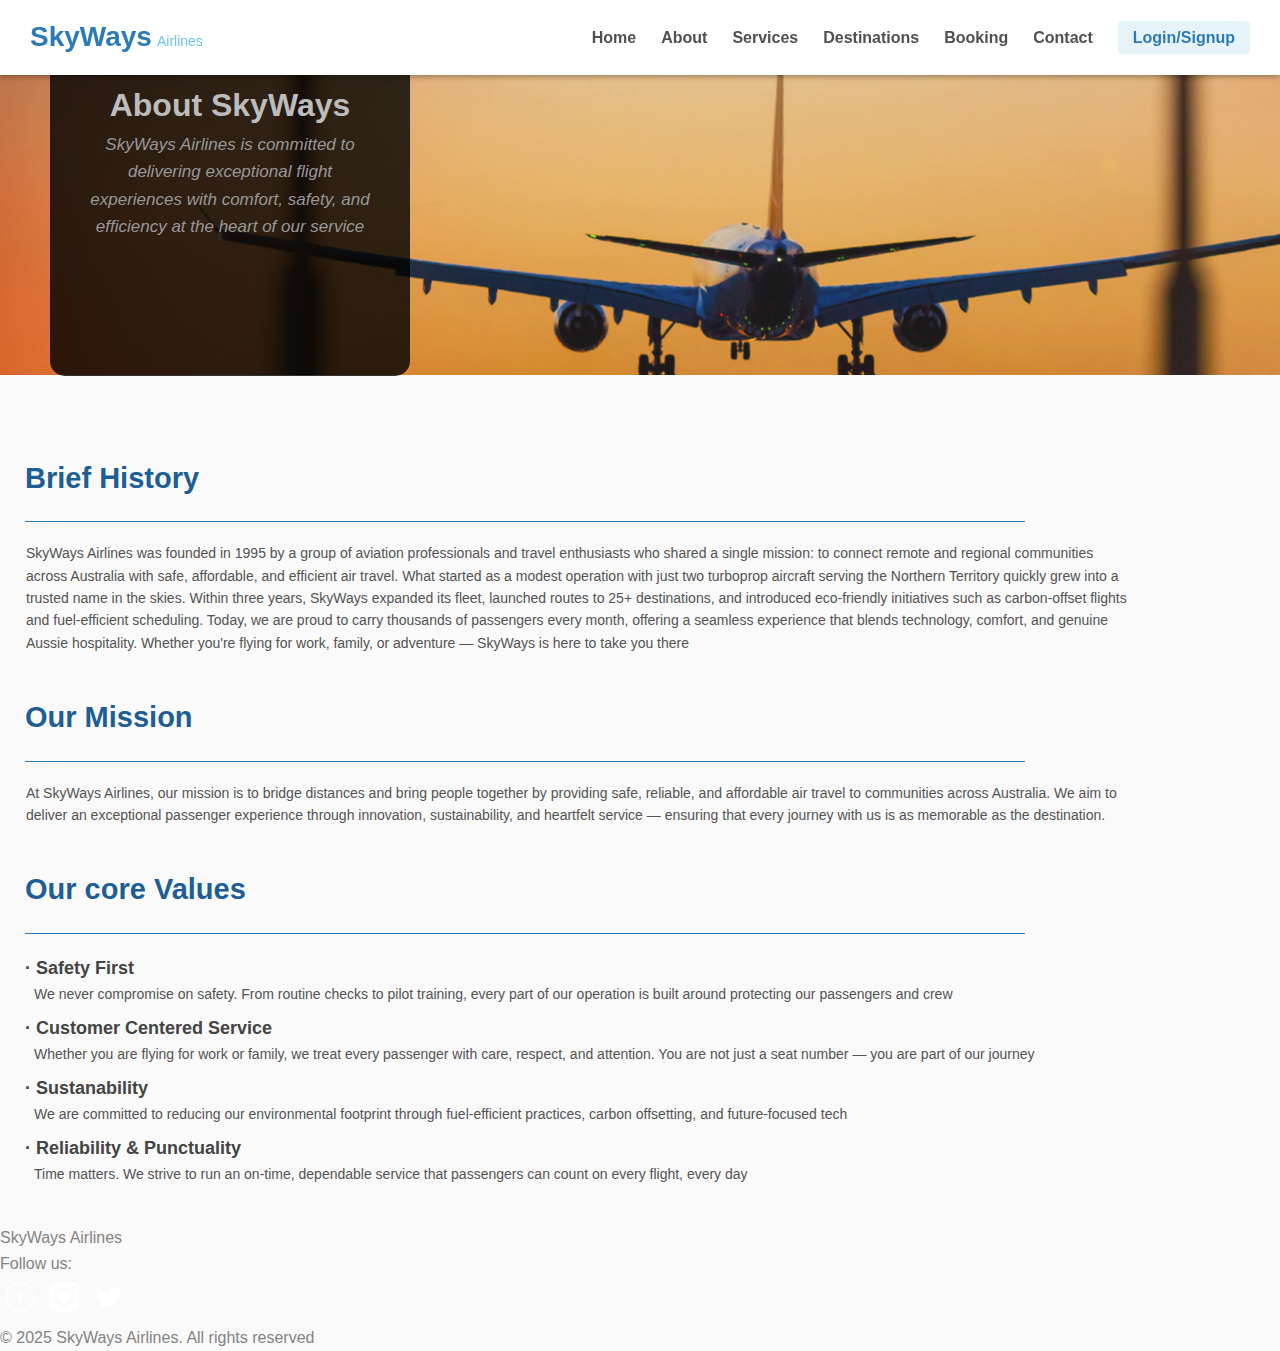
<file: about.html>
<!DOCTYPE html>
<html>
    <head>
        <meta charset="UTF-8">
        <meta name="viewport" content="width=device-width, initial-scale=1.0">
        <title>SkyWays Airlines - Fly with Comfort</title>
        <link rel="stylesheet" href="about.css">
    </head>
    <body>
        <div class="header">
            <div class="logo">
                <h1 class="sky">SkyWays</h1>
                <p class="small-name">Airlines</p>
            </div>
            <nav class="main-nav">
                <ul>
                    <li><a href="index.html">Home</a></li>
                    <li><a href="about.html">About</a></li>
                    <li><a href="services.html">Services</a></li>
                    <li><a href="index/destination.html">Destinations</a></li>
                    <li><a href="booking.html">Booking</a></li>
                    <li><a href="index.html#contact">Contact</a></li>
                    <li><a href="login.html" class="login-btn">Login/Signup</a></li>
                </ul>
            </nav>
        </div>
        <div class="air-image">
            <img class="airlineimg" src="images/about_image.png" alt="Airplane flying">
                <div class="air-text">
                    <div class="top-part">About SkyWays</div>
                    <div class="bottom-part">SkyWays Airlines is committed to delivering exceptional flight experiences with comfort, safety, and efficiency at the heart of our service</div>
            </div>
        </div>

        <div class="boddy">
            <div class="bt">Brief History</div>
            <hr class="hr123">
            <div class="his">SkyWays Airlines was founded in 1995 by a group of aviation professionals and travel enthusiasts who shared a single mission: to connect remote and regional communities across Australia with safe, affordable, and efficient air travel. What started as a modest operation with just two turboprop aircraft serving the Northern Territory quickly grew into a trusted name in the skies. Within three years, SkyWays expanded its fleet, launched routes to 25+ destinations, and introduced eco-friendly initiatives such as carbon-offset flights and fuel-efficient scheduling. Today, we are proud to carry thousands of passengers every month, offering a seamless experience that blends technology, comfort, and genuine Aussie hospitality. Whether you're flying for work, family, or adventure — SkyWays is here to take you there</div>
            <div class="mis">Our Mission</div><hr class="hr123">
            <div class="miss">
                At SkyWays Airlines, our mission is to bridge distances and bring people together by providing safe, reliable, and affordable air travel to communities across Australia. We aim to deliver an exceptional passenger experience through innovation, sustainability, and heartfelt service — ensuring that every journey with us is as memorable as the destination.
            </div>
            <div class="gls">
                <div class="ourg">Our core Values</div>
                <hr class="hr123">
                <div class="listv" >
                    <div class="sft"> <span class="kii">&#183 Safety First</span><span class="yooo">We never compromise on safety. From routine checks to pilot training, every part of our operation is built around protecting our passengers and crew </span></div>
                    <div class="custm"><span class="kii">&#183 Customer Centered Service</span><span class="yooo">Whether you are flying for work or family, we treat every passenger with care, respect, and attention. You are not just a seat number — you are part of our journey</span></div>
                    <div class="sust"><span class="kii">&#183 Sustanability</span><span class="yooo">We are committed to reducing our environmental footprint through fuel-efficient practices, carbon offsetting, and future-focused tech</span></div>
                    <div class="punct"><span class="kii">&#183 Reliability & Punctuality</span><span class="yooo">Time matters. We strive to run an on-time, dependable service that passengers can count on  every flight, every day</span></div>
                </div>
            </div>
        </div>
        <div class="footer-service">
            <div class="name">SkyWays <span>Airlines</span></div>
            <div class="socials">
                <div class="flw">Follow us:</div>
                <div class="soc">
                    <img class="fb" src="images/facebook_logo.png">
                    <img class="ig" src="images/insta_logo.png">
                    <img class="twtr" src="images/twitter_logo.png">
                </div>
            </div><hr class="hr2">
            <div class="copy">© 2025 SkyWays Airlines. All rights reserved</div>



        </div>

    </body>








</html>
</file>
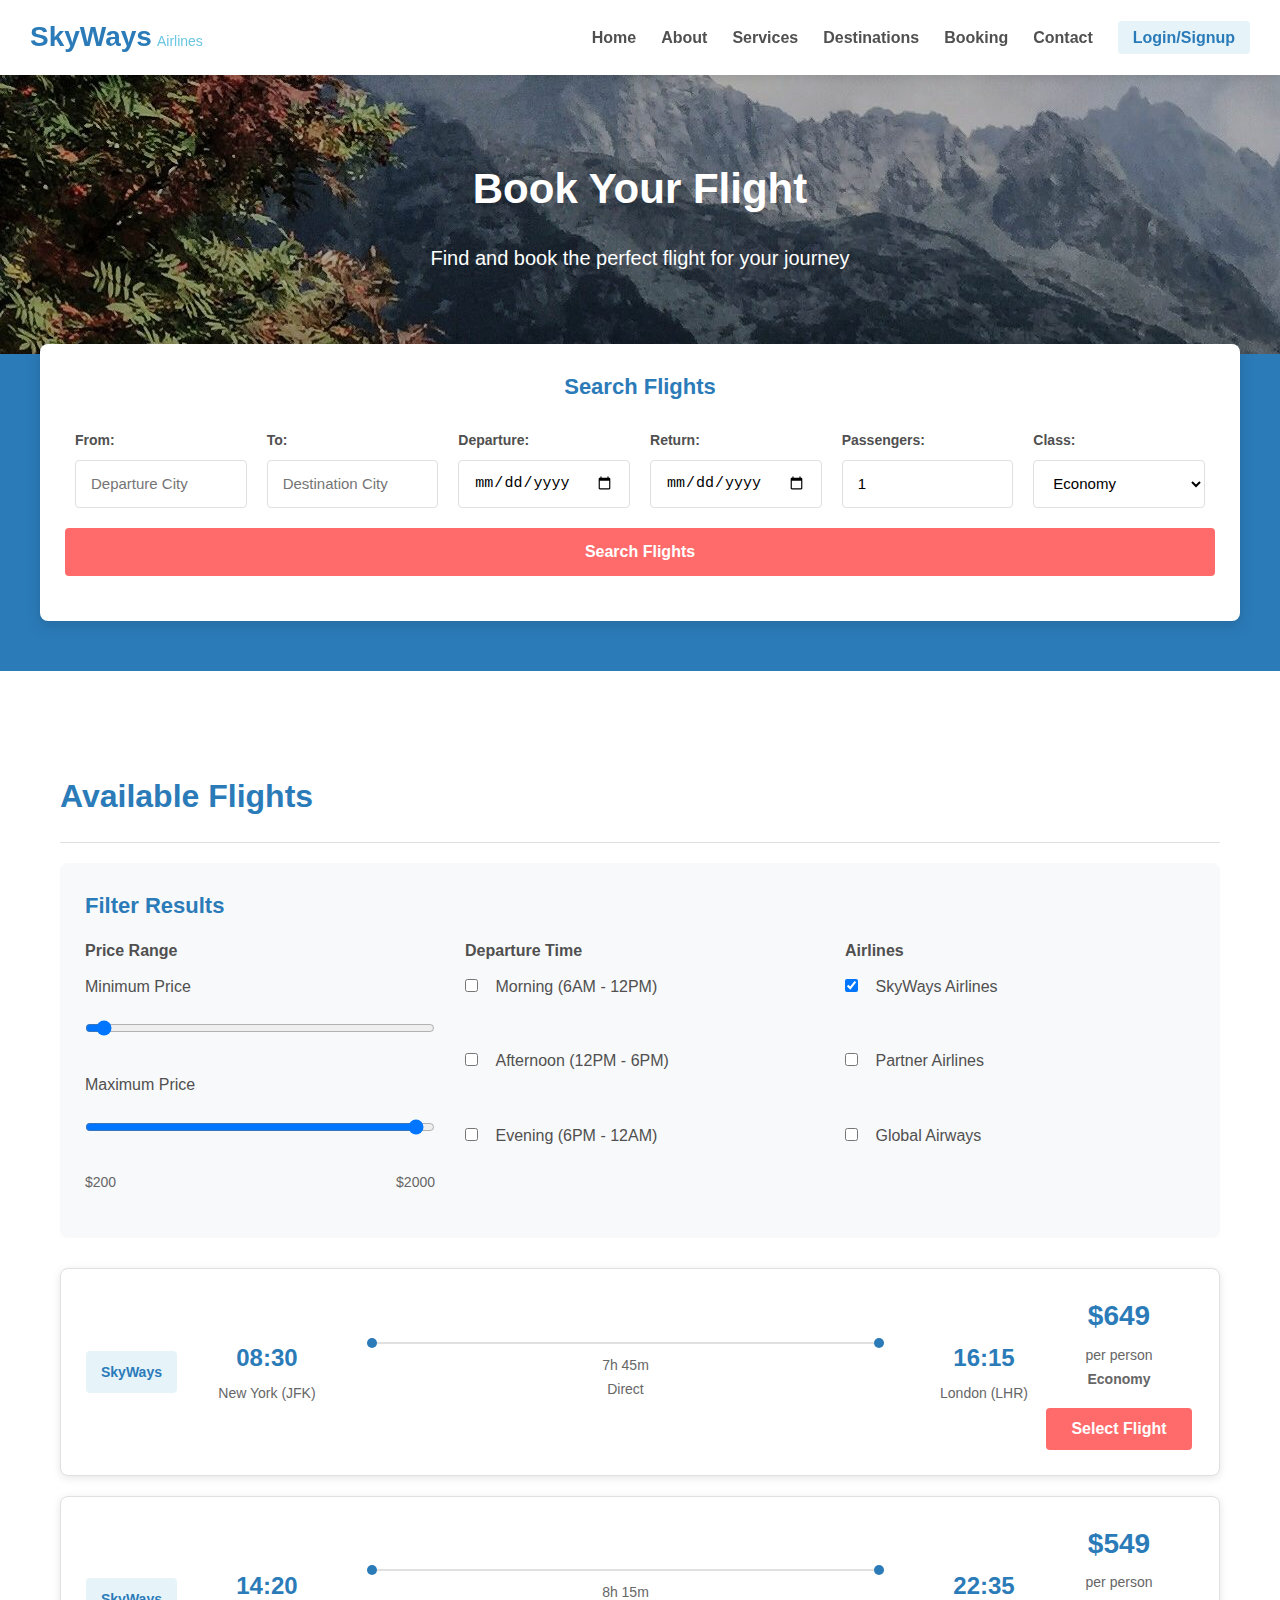
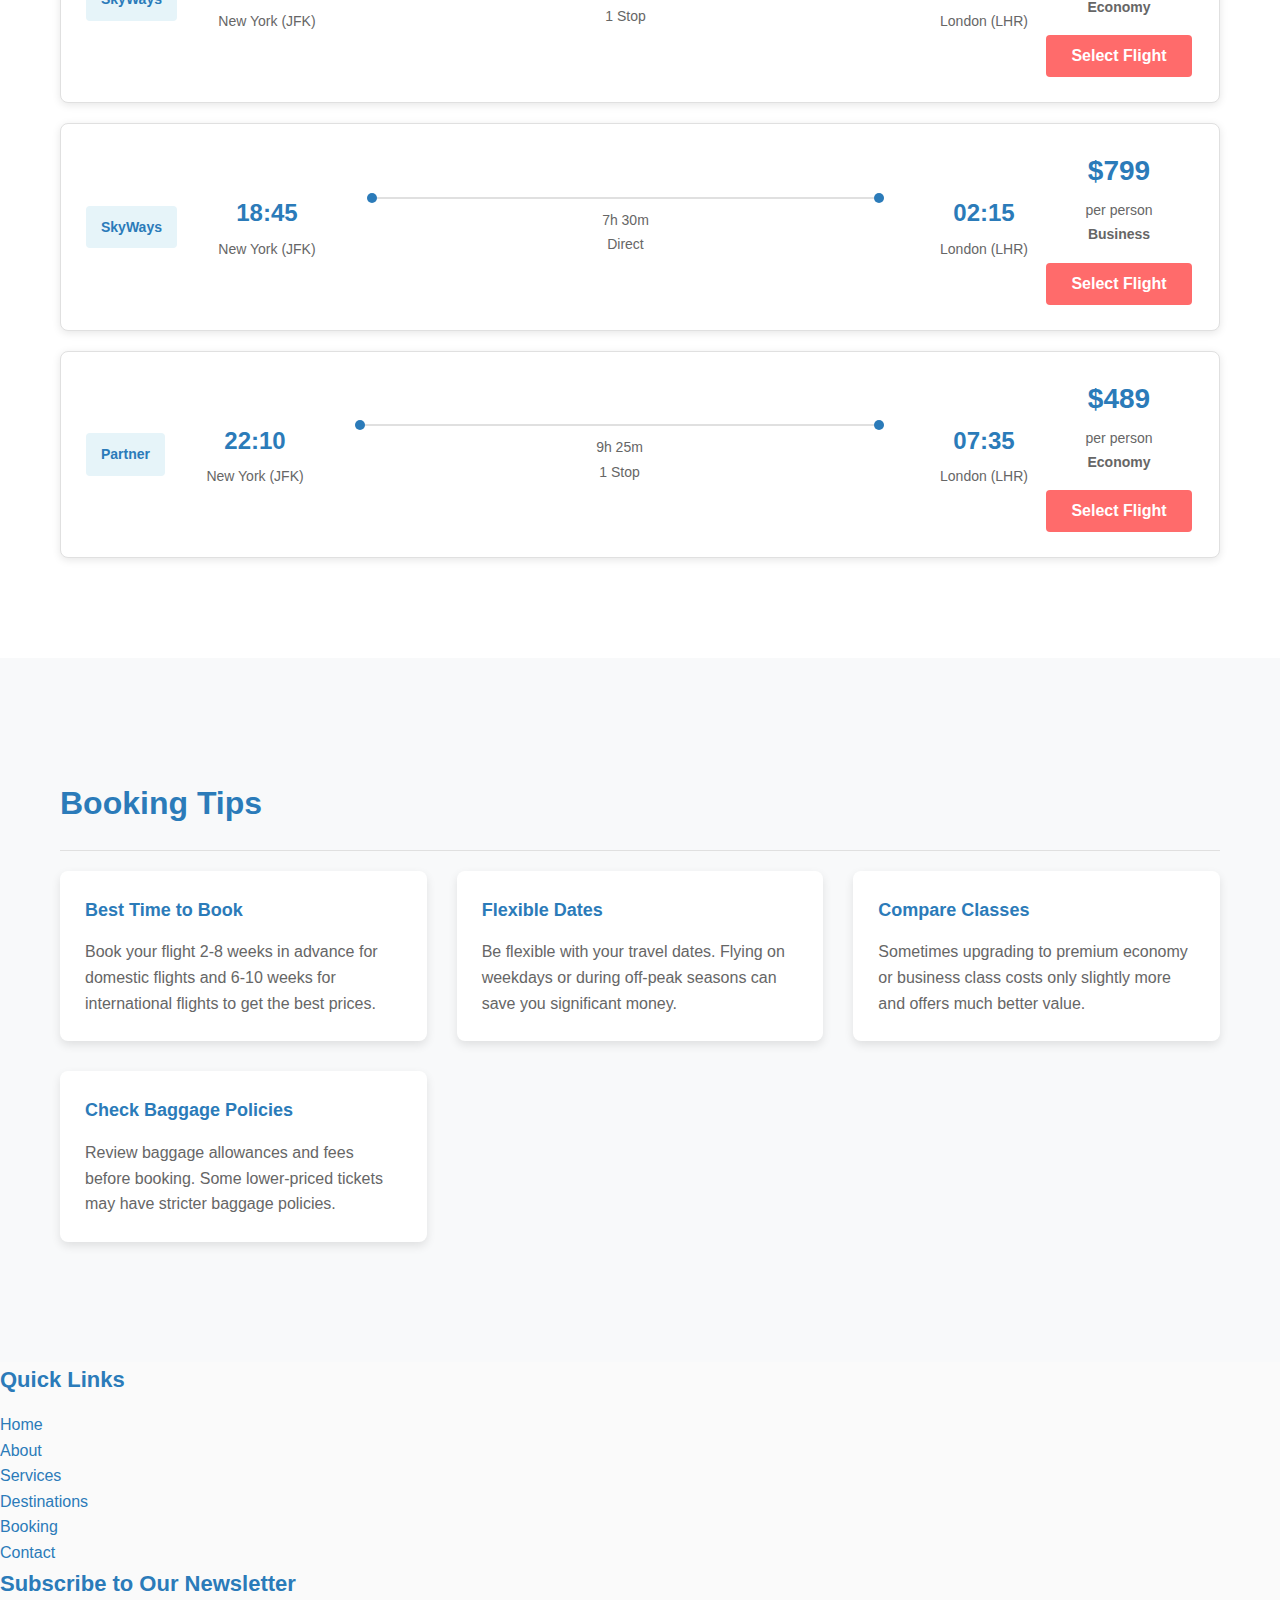
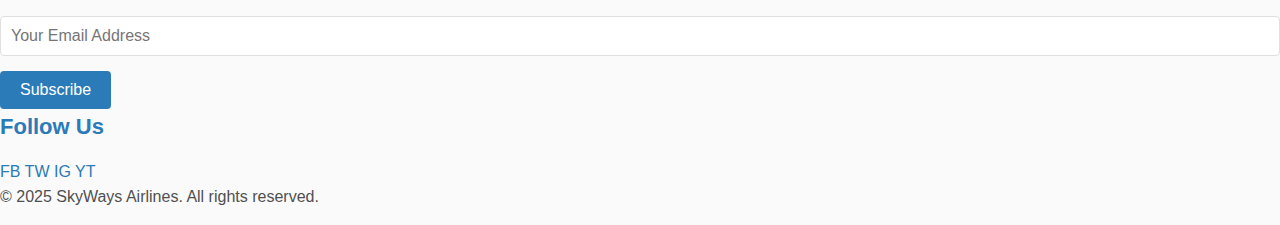
<file: booking.html>
<!doctype html>
<html>
<head>
    <meta charset="UTF-8">
    <meta name="viewport" content="width=device-width, initial-scale=1.0">
    <title>SkyWays Airlines - Book Your Flight</title>
    <link rel="stylesheet" href="booking.css">
</head>
<body>
    <div class="header">
        <div class="logo">
            <h1>SkyWays</h1>
            <p>Airlines</p>
        </div>
        <nav class="main-nav">
            <ul>
                <li><a href="index.html">Home</a></li>
                <li><a href="about.html">About</a></li>
                <li><a href="services.html">Services</a></li>
                <li><a href="destination.html">Destinations</a></li>
                <li><a href="booking.html">Booking</a></li>
                <li><a href="faq.html">Contact</a></li>
                <li><a href="login.html" class="login-btn">Login/Signup</a></li>
            </ul>
        </nav>
    </div>

    <div class="booking-hero">
        <div class="hero-content">
            <h1>Book Your Flight</h1>
            <p>Find and book the perfect flight for your journey</p>
        </div>
    </div>
    
    <div class="booking-search-container">
        <div class="search-form">
            <h3>Search Flights</h3>
            <div class="form-row">
                <div class="form-group">
                    <label for="from">From:</label>
                    <input type="text" id="from" name="from" placeholder="Departure City">
                </div>
                <div class="form-group">
                    <label for="to">To:</label>
                    <input type="text" id="to" name="to" placeholder="Destination City">
                </div>
                <div class="form-group">
                    <label for="depart">Departure:</label>
                    <input type="date" id="depart" name="depart">
                </div>
                <div class="form-group">
                    <label for="return">Return:</label>
                    <input type="date" id="return" name="return">
                </div>
                <div class="form-group">
                    <label for="passengers">Passengers:</label>
                    <input type="number" id="passengers" name="passengers" min="1" value="1">
                </div>
                <div class="form-group">
                    <label for="class">Class:</label>
                    <select id="class" name="class">
                        <option value="economy">Economy</option>
                        <option value="economy-plus">Economy Plus</option>
                        <option value="business">Business</option>
                        <option value="first">First Class</option>
                    </select>
                </div>
                <div class="form-group search-btn">
                    <button type="submit">Search Flights</button>
                </div>
            </div>
        </div>
    </div>

    <div class="booking-results">
        <div class="container">
            <h1>Available Flights</h1>
            <hr>
            
            <div class="filters">
                <h3>Filter Results</h3>
                <div class="filter-options">
                    <div class="filter-group">
                        <label>Price Range</label>
                        <div class="price-range">
                            Minimum Price
                            <input type="range" id="price-min" min="200" max="2000" value="200">
                            Maximum Price 
                            <input type="range" id="price-max" min="200" max="2000" value="2000">
                            <div class="price-labels">
                                <span>$200</span>
                                <span>$2000</span>
                            </div>
                        </div>
                    </div>
                    
                    <div class="filter-group">
                        <label>Departure Time</label>
                        <div class="time-filters">
                            <div>
                                <input type="checkbox" id="morning" name="time">
                                <label for="morning">Morning (6AM - 12PM)</label>
                            </div>
                            <br>
                            <div>
                                <input type="checkbox" id="afternoon" name="time">
                                <label for="afternoon">Afternoon (12PM - 6PM)</label>
                            </div>
                            <br>
                            <div>
                                <input type="checkbox" id="evening" name="time">
                                <label for="evening">Evening (6PM - 12AM)</label>
                            </div>
                        </div>
                    </div>
                    
                    <div class="filter-group">
                        <label>Airlines</label>
                        <div class="airline-filters">
                            <div>
                                <input type="checkbox" id="skyways" name="airline" checked>
                                <label for="skyways">SkyWays Airlines</label>
                            </div>
                            <br>
                            <div>
                                <input type="checkbox" id="partner1" name="airline">
                                <label for="partner1">Partner Airlines</label>
                            </div>
                            <br>
                            <div>
                                <input type="checkbox" id="partner2" name="airline">
                                <label for="partner2">Global Airways</label>
                            </div>
                        </div>
                    </div>
                </div>
            </div>
            
            <div class="flight-results">
                <div class="flight-card">
                    <div class="flight-info">
                        <div class="airline-logo">
                            <h4>SkyWays</h4>
                        </div>
                        <div class="flight-details">
                            <div class="departure">
                                <h4>08:30</h4>
                                <p>New York (JFK)</p>
                            </div>
                            <div class="flight-duration">
                                <div class="duration-line"></div>
                                <p>7h 45m</p>
                                <p>Direct</p>
                            </div>
                            <div class="arrival">
                                <h4>16:15</h4>
                                <p>London (LHR)</p>
                            </div>
                        </div>
                    </div>
                    <div class="flight-price">
                        <div class="price-info">
                            <h3>$649</h3>
                            <p>per person</p>
                            <p class="class-type">Economy</p>
                        </div>
                        <button class="select-flight">Select Flight</button>
                    </div>
                </div>
                
                <div class="flight-card">
                    <div class="flight-info">
                        <div class="airline-logo">
                            <h4>SkyWays</h4>
                        </div>
                        <div class="flight-details">
                            <div class="departure">
                                <h4>14:20</h4>
                                <p>New York (JFK)</p>
                            </div>
                            <div class="flight-duration">
                                <div class="duration-line"></div>
                                <p>8h 15m</p>
                                <p>1 Stop</p>
                            </div>
                            <div class="arrival">
                                <h4>22:35</h4>
                                <p>London (LHR)</p>
                            </div>
                        </div>
                    </div>
                    <div class="flight-price">
                        <div class="price-info">
                            <h3>$549</h3>
                            <p>per person</p>
                            <p class="class-type">Economy</p>
                        </div>
                        <button class="select-flight">Select Flight</button>
                    </div>
                </div>
                
                <div class="flight-card">
                    <div class="flight-info">
                        <div class="airline-logo">
                            <h4>SkyWays</h4>
                        </div>
                        <div class="flight-details">
                            <div class="departure">
                                <h4>18:45</h4>
                                <p>New York (JFK)</p>
                            </div>
                            <div class="flight-duration">
                                <div class="duration-line"></div>
                                <p>7h 30m</p>
                                <p>Direct</p>
                            </div>
                            <div class="arrival">
                                <h4>02:15</h4>
                                <p>London (LHR)</p>
                            </div>
                        </div>
                    </div>
                    <div class="flight-price">
                        <div class="price-info">
                            <h3>$799</h3>
                            <p>per person</p>
                            <p class="class-type">Business</p>
                        </div>
                        <button class="select-flight">Select Flight</button>
                    </div>
                </div>
                
                <div class="flight-card">
                    <div class="flight-info">
                        <div class="airline-logo">
                            <h4>Partner</h4>
                        </div>
                        <div class="flight-details">
                            <div class="departure">
                                <h4>22:10</h4>
                                <p>New York (JFK)</p>
                            </div>
                            <div class="flight-duration">
                                <div class="duration-line"></div>
                                <p>9h 25m</p>
                                <p>1 Stop</p>
                            </div>
                            <div class="arrival">
                                <h4>07:35</h4>
                                <p>London (LHR)</p>
                            </div>
                        </div>
                    </div>
                    <div class="flight-price">
                        <div class="price-info">
                            <h3>$489</h3>
                            <p>per person</p>
                            <p class="class-type">Economy</p>
                        </div>
                        <button class="select-flight">Select Flight</button>
                    </div>
                </div>
            </div>
        </div>
    </div>

    <div class="booking-tips">
        <div class="container">
            <h1>Booking Tips</h1>
            <hr>
            <div class="tips-grid">
                <div class="tip-card">
                    <h4>Best Time to Book</h4>
                    <p>Book your flight 2-8 weeks in advance for domestic flights and 6-10 weeks for international flights to get the best prices.</p>
                </div>
                <div class="tip-card">
                    <h4>Flexible Dates</h4>
                    <p>Be flexible with your travel dates. Flying on weekdays or during off-peak seasons can save you significant money.</p>
                </div>
                <div class="tip-card">
                    <h4>Compare Classes</h4>
                    <p>Sometimes upgrading to premium economy or business class costs only slightly more and offers much better value.</p>
                </div>
                <div class="tip-card">
                    <h4>Check Baggage Policies</h4>
                    <p>Review baggage allowances and fees before booking. Some lower-priced tickets may have stricter baggage policies.</p>
                </div>
            </div>
        </div>
    </div>

    <div class="footer">
        <div class="footer-content">
            <div class="footer-links">
                <h3>Quick Links</h3>
                <ul>
                    <li><a href="index.html">Home</a></li>
                    <li><a href="index.html#about">About</a></li>
                    <li><a href="index.html#services">Services</a></li>
                    <li><a href="index.html#destinations">Destinations</a></li>
                    <li><a href="booking.html">Booking</a></li>
                    <li><a href="index.html#contact">Contact</a></li>
                </ul>
            </div>
            <div class="footer-newsletter">
                <h3>Subscribe to Our Newsletter</h3>
                <div class="newsletter-form">
                    <input type="email" placeholder="Your Email Address">
                    <button type="submit">Subscribe</button>
                </div>
            </div>
            <div class="footer-social">
                <h3>Follow Us</h3>
                <div class="social-links">
                    <a href="#" class="social-icon">FB</a>
                    <a href="#" class="social-icon">TW</a>
                    <a href="#" class="social-icon">IG</a>
                    <a href="#" class="social-icon">YT</a>
                </div>
            </div>
        </div>
        <div class="footer-bottom">
            <p>&copy; 2025 SkyWays Airlines. All rights reserved.</p>
        </div>
    </div>
</body>
</html>
</file>
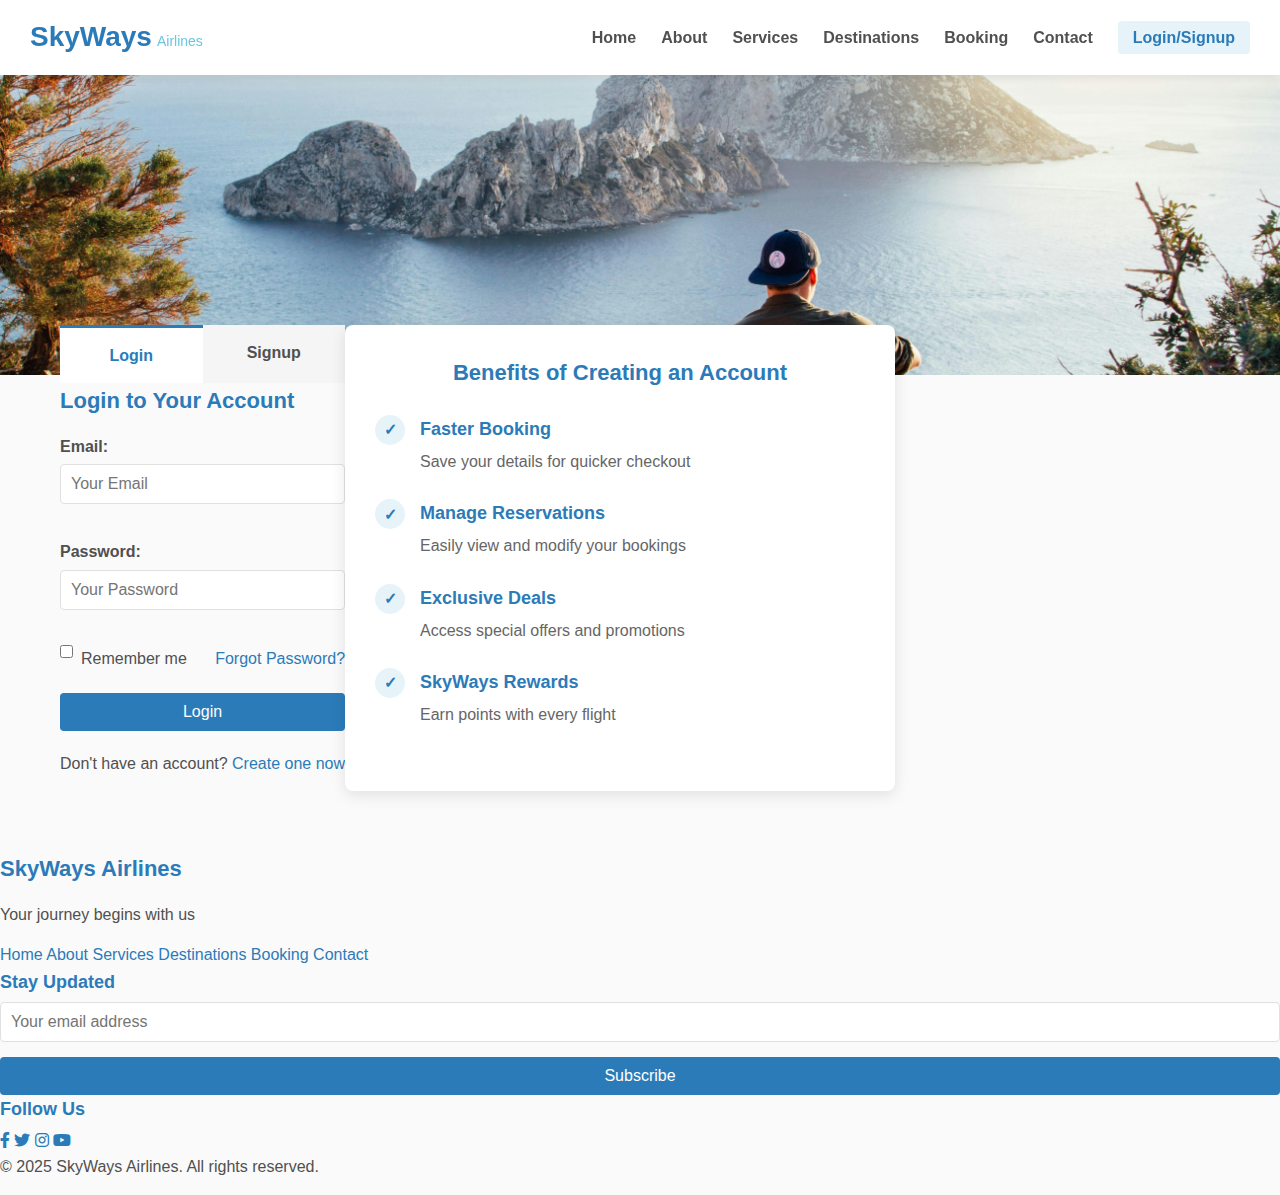
<file: login.html>
<!doctype html>
<html>
<head>
    <meta charset="UTF-8">
    <meta name="viewport" content="width=device-width, initial-scale=1.0">
    <title>SkyWays Airlines - Login</title>
    <link rel="stylesheet" href="login.css">
    <link rel="stylesheet" href="https://cdnjs.cloudflare.com/ajax/libs/font-awesome/6.0.0/css/all.min.css">

</head>
<body>
    <div class="header">
        <a href="index.html">
        <div class="logo">
            <h1>SkyWays</h1>
            <p>Airlines</p>
        </div>
    </a>
        <nav class="main-nav">
            <ul>
                <li><a href="index.html">Home</a></li>
                <li><a href="about.html">About</a></li>
                <li><a href="services.html">Services</a></li>
                <li><a href="index.html#destinations">Destinations</a></li>
                <li><a href="booking.html">Booking</a></li>
                <li><a href="index.html#contact">Contact</a></li>
                <li><a href="login.html" class="login-btn">Login/Signup</a></li>
            </ul>
        </nav>
    </div>

    <div class="hero">
        <img class="hero-image" src="images/travel_2.jpg" alt="Airplane view">
    </div>
    
    <div class="login-container">
        <div class="login-tabs">
            <div class="tab-header">
                <a href="login.html" class="tab-item active">Login</a>
                <a href="signup.html" class="tab-item">Signup</a>
            </div>
            
            <div class="tab-content">
                <div class="login-form active">
                    <h3>Login to Your Account</h3>
                    <div class="form-group">
                        <label>Email:</label>
                        <input type="email" name="login-email" placeholder="Your Email">
                    </div>
                    <div class="form-group">
                        <label>Password:</label>
                        <input type="password" name="login-password" placeholder="Your Password">
                    </div>
                    <div class="form-options">
                        <div class="remember-me">
                            <input type="checkbox" name="remember" id="remember">
                            <label for="remember">Remember me</label>
                        </div>
                        <div class="forgot-password">
                            <a href="#">Forgot Password?</a>
                        </div>
                    </div>
                    <div class="form-group">
                        <button type="submit">Login</button>
                    </div>
                    <div class="signup-link">
                        <p>Don't have an account? <a href="signup.html">Create one now</a></p>
                    </div>
                </div>
            </div>
        </div>
        
        <div class="login-benefits">
            <h3>Benefits of Creating an Account</h3>
            <ul>
                <li>
                    <div class="benefit-icon">✓</div>
                    <div class="benefit-text">
                        <h4>Faster Booking</h4>
                        <p>Save your details for quicker checkout</p>
                    </div>
                </li>
                <li>
                    <div class="benefit-icon">✓</div>
                    <div class="benefit-text">
                        <h4>Manage Reservations</h4>
                        <p>Easily view and modify your bookings</p>
                    </div>
                </li>
                <li>
                    <div class="benefit-icon">✓</div>
                    <div class="benefit-text">
                        <h4>Exclusive Deals</h4>
                        <p>Access special offers and promotions</p>
                    </div>
                </li>
                <li>
                    <div class="benefit-icon">✓</div>
                    <div class="benefit-text">
                        <h4>SkyWays Rewards</h4>
                        <p>Earn points with every flight</p>
                    </div>
                </li>
            </ul>
        </div>
    </div>

    
        <div class="footer-compact">
    <div class="footer-top">
        <div class="footer-brand">
<a href="index.html">
                <h3>SkyWays <span>Airlines</span></h3>
            </a>            <p class="tagline">Your journey begins with us</p>
        </div>
        <div class="footer-links-compact">
            <a href="index.html">Home</a>
            <a href="about.html">About</a>
            <a href="services.html">Services</a>
            <a href="destination.html">Destinations</a>
            <a href="booking.html">Booking</a>
            <a href="faq.html">Contact</a>
        </div>
        <div class="footer-newsletter-compact">
            <h4>Stay Updated</h4>
            <div class="newsletter-form-compact">
                <input type="email" placeholder="Your email address">
                <button type="submit">Subscribe</button>
            </div>
        </div>
        <div class="footer-social-compact">
            <h4>Follow Us</h4>
            <div class="social-icons-row">
                <a href="#" class="social-icon-compact">
                    <i class="fab fa-facebook-f"></i>
                </a>
                <a href="#" class="social-icon-compact">
                    <i class="fab fa-twitter"></i>
                </a>
                <a href="#" class="social-icon-compact">
                    <i class="fab fa-instagram"></i>
                </a>
                <a href="#" class="social-icon-compact">
                    <i class="fab fa-youtube"></i>
                </a>
            </div>
        </div>
    </div>
    <div class="footer-bottom-compact">
        <p>&copy; 2025 SkyWays Airlines. All rights reserved.</p>
    </div>
</div>

</body>
</html>
</file>
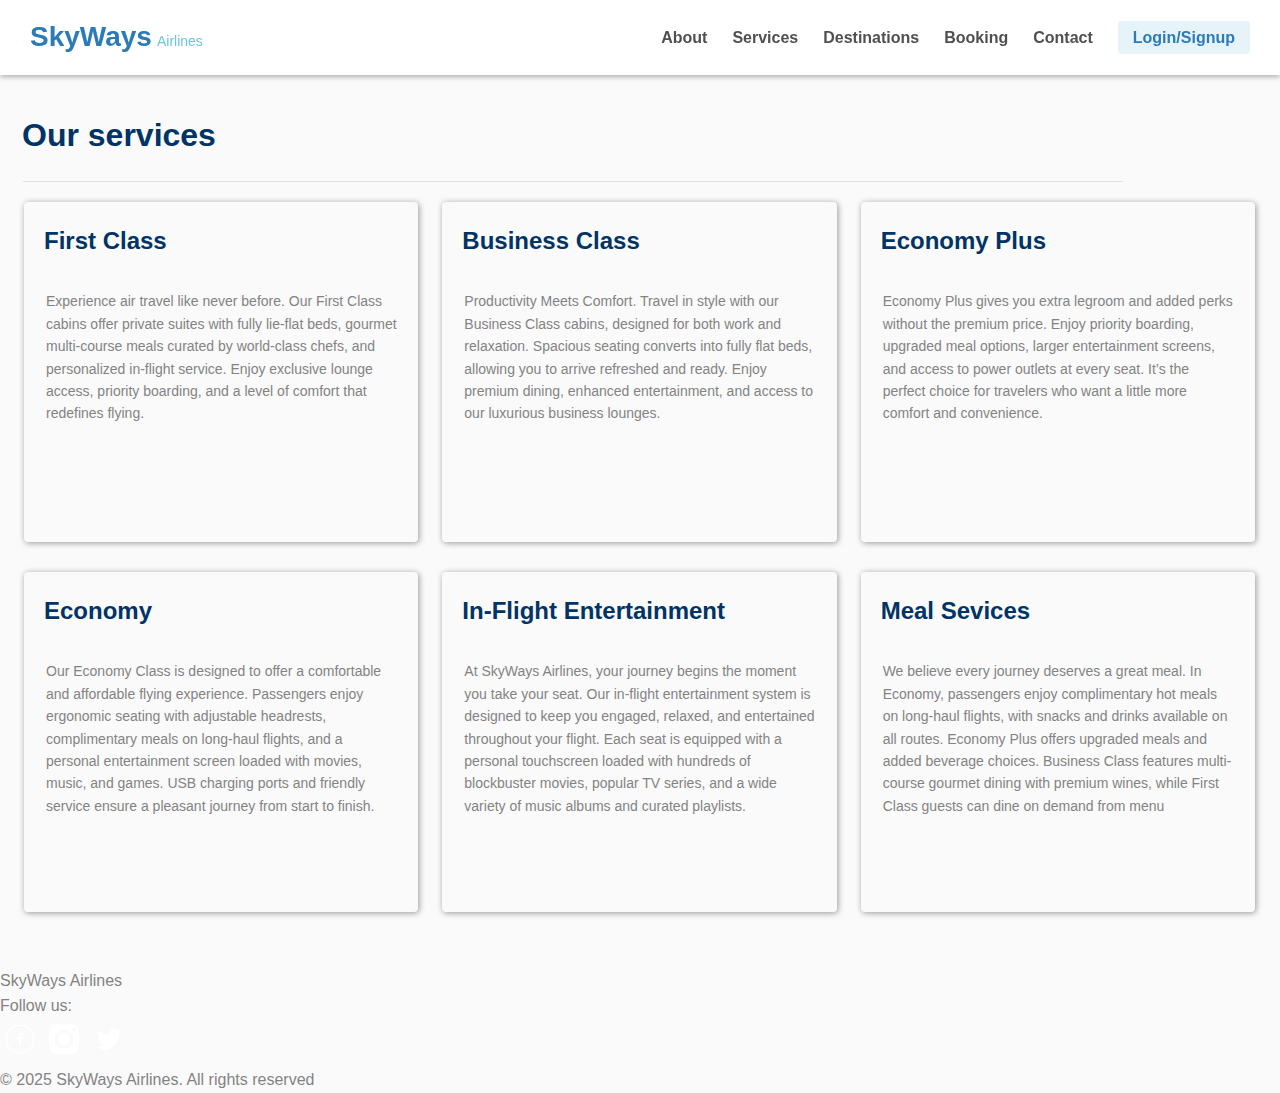
<file: services.html>
<!DOCTYPE html>
<html>
    <head>
        <meta charset="UTF-8">
        <meta name="viewport" content="width=device-width, initial-scale=1.0">
        <title>SkyWays Airlines - Fly with Comfort</title>
        <link rel="stylesheet" href="services.css">
    </head>
    <body>
        <div class="header">
            <div class="logo">
                <h1 class="sky">SkyWays</h1>
                <p class="small-name">Airlines</p>
            </div>
            <nav class="main-nav">
                <ul>
                    <li><a href="about.html">About</a></li>
                    <li><a href="services.html">Services</a></li>
                    <li><a href="index/destination.html">Destinations</a></li>
                    <li><a href="booking.html">Booking</a></li>
                    <li><a href="index.html#contact">Contact</a></li>
                    <li><a href="login.html" class="login-btn">Login/Signup</a></li>
                </ul>
            </nav>
        </div>
        <div class="service-title">Our services</div>
        <hr class="hr1">
        <div class="main-grid">
            <div class="grid1">
                <div class="box1">
                    <div class="first">First Class</div>
                    <div class="first-text">Experience air travel like never before. Our First Class cabins offer private suites with fully lie-flat beds, gourmet multi-course meals curated by world-class chefs, and personalized in-flight service. Enjoy exclusive lounge access, priority boarding, and a level of comfort that redefines flying.</div>
                </div>
                <div class="box1">
                    <div class="first">Business Class</div>
                    <div class="first-text">Productivity Meets Comfort. Travel in style with our Business Class cabins, designed for both work and relaxation. Spacious seating converts into fully flat beds, allowing you to arrive refreshed and ready. Enjoy premium dining, enhanced entertainment, and access to our luxurious business lounges.</div>
                </div>
                <div class="box1">
                    <div class="first">Economy Plus</div>
                    <div class="first-text">Economy Plus gives you extra legroom and added perks without the premium price. Enjoy priority boarding, upgraded meal options, larger entertainment screens, and access to power outlets at every seat. It’s the perfect choice for travelers who want a little more comfort and convenience.</div>        
            </div>
            </div>
            <div class="grid1">
                <div class="box1">
                    <div class="first">Economy</div>
                    <div class="first-text">Our Economy Class is designed to offer a comfortable and affordable flying experience. Passengers enjoy ergonomic seating with adjustable headrests, complimentary meals on long-haul flights, and a personal entertainment screen loaded with movies, music, and games. USB charging ports and friendly service ensure a pleasant journey from start to finish.</div>
                </div>
                <div class="box1">
                    <div class="first">In-Flight Entertainment</div>
                    <div class="first-text">At SkyWays Airlines, your journey begins the moment you take your seat. Our in-flight entertainment system is designed to keep you engaged, relaxed, and entertained throughout your flight. Each seat is equipped with a personal touchscreen loaded with hundreds of blockbuster movies, popular TV series, and a wide variety of music albums and curated playlists.</div>
                </div>
                <div class="box1">
                    <div class="first">Meal Sevices</div>
                    <div class="first-text">We believe every journey deserves a great meal. In Economy, passengers enjoy complimentary hot meals on long-haul flights, with snacks and drinks available on all routes. Economy Plus offers upgraded meals and added beverage choices. Business Class features multi-course gourmet dining with premium wines, while First Class guests can dine on demand from menu</div>
            </div>
        </div><br>
        <div class="footer-service">
            <div class="name">SkyWays <span>Airlines</span></div>
            <div class="socials">
                <div class="flw">Follow us:</div>
                <div class="soc">
                    <img class="fb" src="images/facebook_logo.png">
                    <img class="ig" src="images/insta_logo.png">
                    <img class="twtr" src="images/twitter_logo.png">
                </div>
            </div><hr class="hr2">
            <div class="copy">© 2025 SkyWays Airlines. All rights reserved</div>
        </div>
        







    </body>
























</html>
</file>
<file: about.css>
* {
    margin: 0;
    padding: 0;
    
}

body {
    font-family: Arial, sans-serif;
    line-height: 1.6;
    color: #838383;
    background-color: #fafafa;
}

h1, h3, h4 {
    margin-bottom: 15px;
    color: #2b7bb9;
}

h1 {
    font-size: 32px;
    color: white;
}

h3 {
    font-size: 22px;
}

h4 {
    font-size: 18px;
}

p {
    margin-bottom: 15px;
}

a {
    text-decoration: none;
    color: #2b7bb9;
}

a:hover {
    color: #1d5f94;
}

hr {
    margin: 20px 0;
    border: none;
    border-top: 1px solid #e0e0e0;
}

button {
    cursor: pointer;
    background-color: #2b7bb9;
    color: white;
    border: none;
    padding: 10px 20px;
    border-radius: 4px;
    font-size: 16px;
    transition: background-color 0.3s;
}

button:hover {
    background-color: #1d5f94;
}
.header {
    background-color: white;
    color: #2b7bb9;
    padding: 15px 30px;
    display: flex;
    justify-content: space-between;
    align-items: center;
    position: sticky;
    top: 0;
    z-index: 100;
    box-shadow: 0px 2px 5px rgba(0, 0, 0, 0.3);
}

.logo {
    display: flex;
    align-items: baseline;
}

.logo h1 {
    color: #2b7bb9;
    margin-bottom: 0;
    font-size: 28px;
}

.logo p {
    color: #6bc6e1;
    font-size: 14px;
    margin-left: 5px;
    margin-bottom: 0;
}

.main-nav ul {
    display: flex;
    list-style: none;
}

.main-nav ul li {
    margin-left: 25px;
}

.main-nav ul li a {
    color: #505050;
    font-weight: bold;
    transition: color 0.3s;
}

.main-nav ul li a:hover {
    color: #2b7bb9;
}

.login-btn {
    background-color: #e6f4f9;
    color: #2b7bb9 !important;
    padding: 8px 15px;
    border-radius: 4px;
}

.login-btn:hover {
    background-color: #d0ebf5;
}
.small-name{
    color: white;
}
.sky{
    color: white;
}
.service-title{
    font-family: Arial, sans-serif;
    font-size: 32px;
    font-weight: 700;
    color: rgb(0, 51, 102);
    margin-top: 35px;
    margin-bottom: 20px;
    margin-left: 22px;
}
.hr1{
    width: 100px;
    margin-left: 23px;
    margin-bottom: 20px;

}
.air-image {
  width: 100%;
  max-height: 400px;
  overflow: hidden;
  margin-bottom: 80px;
}
.airlineimg {
  width: 100%;
  height: 300px;
  display: block;
  object-fit:cover;
  object-position: top;
  opacity: 0.9;
  border-radius: 0px;
}
.air-text{
    position: absolute;
    top: 50px;
    left: 50px;
    color: rgb(255, 255, 255);
    text-align: center;
    font-size: 32px;
    font-family: Arial, Helvetica, sans-serif;
    font-weight: 600;
    background-color: rgba(0, 0, 0, 0.8);
    padding: 30px;
    border-radius: 15px;
    height: 266px;
    width: 300px;
    

}
.top-part{
    color: #bcbcbc;
}
.bottom-part{
    font-size: 17px;
    font-family: 'Gill Sans', 'Gill Sans MT', Calibri, 'Trebuchet MS', sans-serif;
    font-weight: 500;
    font-style: italic;
    color: #989898;
}
.bt{
    font-size: 29px;
    color:#1d5f94;
    font-weight: 700;
    margin-left: 25px;
}
.hr123{
    width: 1000px;
    margin-left: 25px;
    border-color: #2b7bb9;
}
.his{
    margin-left: 26px;
    margin-right: 150px;
    font-size: 14px;
    font-family:'Segoe UI', Tahoma, Geneva, Verdana, sans-serif;
    color: #535353;
    margin-bottom: 40px;
}
.mis{
    font-size: 29px;
    color:#1d5f94;
    font-weight: 700;
    margin-left: 25px;



}
.miss{
    margin-left: 26px;
    margin-right: 150px;
    font-size: 14px;
    font-family:'Segoe UI', Tahoma, Geneva, Verdana, sans-serif;
    color: #535353;
    margin-bottom: 40px;
}
.ourg{
    font-size: 29px;
    color:#1d5f94;
    font-weight: 700;
    margin-left: 25px;

}
.listv{
    margin-left: 25px;
    
    
}
.kii{
    display: block;
    font-family: 'Segoe UI', Tahoma, Geneva, Verdana, sans-serif;
    font-weight: bold;
    color: #444444;
    font-size: large;
}
.sft{
    
    margin-right: 100px;
    font-size: 14px;
    font-family:'Segoe UI', Tahoma, Geneva, Verdana, sans-serif;
    color: #535353;
    margin-bottom: 9px;

}
.custm{
    margin-right: 60px;
    font-size: 14px;
    font-family:'Segoe UI', Tahoma, Geneva, Verdana, sans-serif;
    color: #535353;
    margin-bottom: 9px;
}
.sust{
    margin-right: 100px;
    font-size: 14px;
    font-family:'Segoe UI', Tahoma, Geneva, Verdana, sans-serif;
    color: #535353;
    margin-bottom: 9px;

}
.punct{
    margin-right: 100px;
    font-size: 14px;
    font-family:'Segoe UI', Tahoma, Geneva, Verdana, sans-serif;
    color: #535353;
    margin-bottom: 9px;
}
.yooo{
    margin-left: 9px;
    margin-right: 100px;
    font-size: 14px;
    font-family:'Segoe UI', Tahoma, Geneva, Verdana, sans-serif;
    color: #535353;
    margin-bottom: 9px;
    font-weight: 400;
    width: 100%;
}
.gls{
    margin-bottom: 40px;
}


.footer-compact {
    background: linear-gradient(135deg, #2b7bb9 0%, #1d5f94 100%);
    color: white;
    padding: 30px 20px 20px;
    margin-top: 60px;
}

.footer-top {
    max-width: 1200px;
    margin: 0 auto;
    display: grid;
    grid-template-columns: 1fr 2fr 1fr 1fr;
    gap: 40px;
    align-items: start;
}

.footer-brand h3 {
    color: white;
    margin: 0 0 5px 0;
    font-size: 26px;
    font-weight: 700;
}

.footer-brand span {
    font-size: 16px;
    color: #6bc6e1;
    font-weight: 300;
}

.tagline {
    color: #e6f4f9;
    font-size: 14px;
    margin: 5px 0 0 0;
    font-style: italic;
}

.footer-links-compact {
    display: flex;
    flex-wrap: wrap;
    gap: 20px;
    justify-content: center;
}

.footer-links-compact a {
    color: #e6f4f9;
    text-decoration: none;
    font-size: 14px;
    font-weight: 500;
    transition: all 0.3s ease;
    padding: 5px 0;
    border-bottom: 2px solid transparent;
}

.footer-links-compact a:hover {
    color: white;
    border-bottom-color: #6bc6e1;
    transform: translateY(-1px);
}

.footer-newsletter-compact h4,
.footer-social-compact h4 {
    color: white;
    font-size: 16px;
    font-weight: 600;
    margin: 0 0 12px 0;
}

/* Improved Newsletter Form */
.newsletter-form-compact {
    display: flex;
    flex-direction: column;
    gap: 10px;
}

.newsletter-form-compact input {
    padding: 12px 16px;
    border: 2px solid rgba(255, 255, 255, 0.2);
    border-radius: 8px;
    font-size: 14px;
    outline: none;
    background: rgba(255, 255, 255, 0.1);
    color: white;
    backdrop-filter: blur(10px);
    transition: all 0.3s ease;
}

.newsletter-form-compact input::placeholder {
    color: rgba(255, 255, 255, 0.9);
}

.newsletter-form-compact input:focus {
    border-color: #6bc6e1;
    background: rgba(255, 255, 255, 0.15);
    transform: translateY(-1px);
    box-shadow: 0 4px 12px rgba(107, 198, 225, 0.3);
}

.newsletter-form-compact button {
    padding: 12px 20px;
    background: linear-gradient(45deg, #ff6b6b, #ff5252);
    color: white;
    border: none;
    border-radius: 8px;
    cursor: pointer;
    font-size: 14px;
    font-weight: 600;
    transition: all 0.3s ease;
    box-shadow: 0 4px 15px rgba(255, 107, 107, 0.3);
}

.newsletter-form-compact button:hover {
    background: linear-gradient(45deg, #ff5252, #ff4444);
    transform: translateY(-2px);
    box-shadow: 0 6px 20px rgba(255, 107, 107, 0.4);
}

.social-icons-row {
    display: flex;
    gap: 12px;
}

.social-icon-compact {
    width: 40px;
    height: 40px;
    background: rgba(255, 255, 255, 0.1);
    border: 2px solid rgba(255, 255, 255, 0.2);
    border-radius: 50%;
    display: flex;
    align-items: center;
    justify-content: center;
    color: #e6f4f9;
    text-decoration: none;
    font-size: 16px;
    transition: all 0.3s ease;
    backdrop-filter: blur(10px);
}

.social-icon-compact:hover {
    background: rgba(255, 255, 255, 0.2);
    border-color: #6bc6e1;
    color: white;
    transform: translateY(-3px) scale(1.1);
    box-shadow: 0 8px 20px rgba(0, 0, 0, 0.3);
}

.footer-bottom-compact {
    max-width: 1200px;
    margin: 25px auto 0;
    padding-top: 20px;
    border-top: 1px solid rgba(255, 255, 255, 0.15);
    text-align: center;
}

.footer-bottom-compact p {
    margin: 0;
    font-size: 14px;
    color: #e6f4f9;
    opacity: 0.8;
}

/* Responsive */
@media (max-width: 1024px) {
    .footer-top {
        grid-template-columns: 1fr 1fr;
        gap: 30px;
    }
}

@media (max-width: 768px) {
    .footer-top {
        grid-template-columns: 1fr;
        gap: 25px;
        text-align: center;
    }
    
    .footer-links-compact {
        justify-content: center;
        gap: 15px;
    }
    
    .social-icons-row {
        justify-content: center;
    }
}

@media (max-width: 480px) {
    .footer-compact {
        padding: 25px 15px 15px;
    }
    
    .footer-top {
        gap: 20px;
    }
}
.hr2{
    margin: auto;
    width: 1150px;
    height: 1px;
    border: none;
    box-shadow: 1px 1px 0px rgba(255, 255, 255, 0.233);
}
img{
    width: 40px;
    border-radius: 40px;
}
</file>
<file: services.css>
* {
    margin: 0;
    padding: 0;
    
}

body {
    font-family: Arial, sans-serif;
    line-height: 1.6;
    color: #838383;
    background-color: #fafafa;
}

/* Typography */
h1, h3, h4 {
    margin-bottom: 15px;
    color: #2b7bb9;
}

h1 {
    font-size: 32px;
    color: white;
}

h3 {
    font-size: 22px;
}

h4 {
    font-size: 18px;
}

p {
    margin-bottom: 15px;
}

a {
    text-decoration: none;
    color: #2b7bb9;
}

a:hover {
    color: #1d5f94;
}

hr {
    margin: 20px 0;
    border: none;
    border-top: 1px solid #e0e0e0;
}

button {
    cursor: pointer;
    background-color: #2b7bb9;
    color: white;
    border: none;
    padding: 10px 20px;
    border-radius: 4px;
    font-size: 16px;
    transition: background-color 0.3s;
}

button:hover {
    background-color: #1d5f94;
}
.header {
    background-color: white;
    color: #2b7bb9;
    padding: 15px 30px;
    display: flex;
    justify-content: space-between;
    align-items: center;
    position: sticky;
    top: 0;
    z-index: 100;
    box-shadow: 0px 2px 5px rgba(0, 0, 0, 0.3);
}

.logo {
    display: flex;
    align-items: baseline;
}

.logo h1 {
    color: #2b7bb9;
    margin-bottom: 0;
    font-size: 28px;
}

.logo p {
    color: #6bc6e1;
    font-size: 14px;
    margin-left: 5px;
    margin-bottom: 0;
}

.main-nav ul {
    display: flex;
    list-style: none;
}

.main-nav ul li {
    margin-left: 25px;
}

.main-nav ul li a {
    color: #505050;
    font-weight: bold;
    transition: color 0.3s;
}

.main-nav ul li a:hover {
    color: #2b7bb9;
}

.login-btn {
    background-color: #e6f4f9;
    color: #2b7bb9 !important;
    padding: 8px 15px;
    border-radius: 4px;
}

.login-btn:hover {
    background-color: #d0ebf5;
}
.small-name{
    color: white;
}
.sky{
    color: white;
}
.service-title{
    font-family: Arial, sans-serif;
    font-size: 32px;
    font-weight: 700;
    color: rgb(0, 51, 102);
    margin-top: 35px;
    margin-bottom: 20px;
    margin-left: 22px;
}
.hr1{
    width: 1100px;
    margin-left: 23px;
    margin-bottom: 20px;
}
.box1{
    display: flex;
    flex-direction: column;
    flex-wrap: wrap;
    flex: 1;
    height: 340px;
    width: 300px;
    justify-content: start;
    margin-left: 24px;
    box-shadow: 1px 1px 6px rgba(0, 0, 0, 0.4);
    transition: width 0.25s;
    transition: height 0.25s, width 0.25s, padding-left 0.25s,padding-top 0.25s;
    border-radius: 4px;
}
.box1:hover{
    display: flex;
    flex-wrap: wrap;
    
    width: 350px;
    height: 350px;
    font-size: 26px;
    padding-left: 10px;
    padding-top: 10px;


}
.first{
    color: rgb(0, 51, 102);
    font-family: Arial, Helvetica, sans-serif;
    font-size: 24px;
    font-weight: 700;
    margin-top: 20px;
    margin-left: 20px;
    margin-bottom: 30px;
}
.first-text{
    margin-top: 0px;
    margin-bottom: 25px;
    margin-left: 22px;
    height: 90px;
    margin-right: 20px;
    font-size: 14px;
    
}
.grid1{
    display: flex;
    flex-direction: row;
    justify-content: space-between;
    
    margin-right: 25px;
    margin-bottom: 30px;
}
.last_imageee{
    display: flex;
    flex: 1;
    border-radius: 0px;
    width: 100%;
    object-fit:cover;
    object-position: center;
    margin: 0px;
    height: 500px;
    box-shadow: 1px 1px 7px rgba(255, 255, 255, 0.3);

}
.lastimg{
    margin: 0px;
    display: flex;
    flex: 1;
    box-shadow: 1px 1px 5px rgba(255, 255, 255, 1);
}

/* Footer styles matching index.html */

.footer-compact {
    background: linear-gradient(135deg, #2b7bb9 0%, #1d5f94 100%);
    color: white;
    padding: 30px 20px 20px;
    margin-top: 0px;
}

.footer-top {
    max-width: 1200px;
    margin: 0 auto;
    display: grid;
    grid-template-columns: 1fr 2fr 1fr 1fr;
    gap: 40px;
    align-items: start;
}

.footer-brand h3 {
    color: white;
    margin: 0 0 5px 0;
    font-size: 26px;
    font-weight: 700;
}

.footer-brand span {
    font-size: 16px;
    color: #6bc6e1;
    font-weight: 300;
}

.tagline {
    color: #e6f4f9;
    font-size: 14px;
    margin: 5px 0 0 0;
    font-style: italic;
}

.footer-links-compact {
    display: flex;
    flex-wrap: wrap;
    gap: 20px;
    justify-content: center;
}

.footer-links-compact a {
    color: #e6f4f9;
    text-decoration: none;
    font-size: 14px;
    font-weight: 500;
    transition: all 0.3s ease;
    padding: 5px 0;
    border-bottom: 2px solid transparent;
}

.footer-links-compact a:hover {
    color: white;
    border-bottom-color: #6bc6e1;
    transform: translateY(-1px);
}

.footer-newsletter-compact h4,
.footer-social-compact h4 {
    color: white;
    font-size: 16px;
    font-weight: 600;
    margin: 0 0 12px 0;
}

/* Improved Newsletter Form */
.newsletter-form-compact {
    display: flex;
    flex-direction: column;
    gap: 10px;
}

.newsletter-form-compact input {
    padding: 12px 16px;
    border: 2px solid rgba(255, 255, 255, 0.2);
    border-radius: 8px;
    font-size: 14px;
    outline: none;
    background: rgba(255, 255, 255, 0.1);
    color: white;
    backdrop-filter: blur(10px);
    transition: all 0.3s ease;
}

.newsletter-form-compact input::placeholder {
    color: rgba(255, 255, 255, 0.9);
}

.newsletter-form-compact input:focus {
    border-color: #6bc6e1;
    background: rgba(255, 255, 255, 0.15);
    transform: translateY(-1px);
    box-shadow: 0 4px 12px rgba(107, 198, 225, 0.3);
}

.newsletter-form-compact button {
    padding: 12px 20px;
    background: linear-gradient(45deg, #ff6b6b, #ff5252);
    color: white;
    border: none;
    border-radius: 8px;
    cursor: pointer;
    font-size: 14px;
    font-weight: 600;
    transition: all 0.3s ease;
    box-shadow: 0 4px 15px rgba(255, 107, 107, 0.3);
}

.newsletter-form-compact button:hover {
    background: linear-gradient(45deg, #ff5252, #ff4444);
    transform: translateY(-2px);
    box-shadow: 0 6px 20px rgba(255, 107, 107, 0.4);
}

.social-icons-row {
    display: flex;
    gap: 12px;
}

.social-icon-compact {
    width: 40px;
    height: 40px;
    background: rgba(255, 255, 255, 0.1);
    border: 2px solid rgba(255, 255, 255, 0.2);
    border-radius: 50%;
    display: flex;
    align-items: center;
    justify-content: center;
    color: #e6f4f9;
    text-decoration: none;
    font-size: 16px;
    transition: all 0.3s ease;
    backdrop-filter: blur(10px);
}

.social-icon-compact:hover {
    background: rgba(255, 255, 255, 0.2);
    border-color: #6bc6e1;
    color: white;
    transform: translateY(-3px) scale(1.1);
    box-shadow: 0 8px 20px rgba(0, 0, 0, 0.3);
}

.footer-bottom-compact {
    max-width: 1200px;
    margin: 25px auto 0;
    padding-top: 20px;
    border-top: 1px solid rgba(255, 255, 255, 0.15);
    text-align: center;
}

.footer-bottom-compact p {
    margin: 0;
    font-size: 14px;
    color: #e6f4f9;
    opacity: 0.8;
}

/* Responsive */
@media (max-width: 1024px) {
    .footer-top {
        grid-template-columns: 1fr 1fr;
        gap: 30px;
    }
}

@media (max-width: 768px) {
    .footer-top {
        grid-template-columns: 1fr;
        gap: 25px;
        text-align: center;
    }
    
    .footer-links-compact {
        justify-content: center;
        gap: 15px;
    }
    
    .social-icons-row {
        justify-content: center;
    }
}

@media (max-width: 480px) {
    .footer-compact {
        padding: 25px 15px 15px;
    }
    
    .footer-top {
        gap: 20px;
    }
}
.hr2{
    margin: auto;
    width: 1100px;
    height: 1px;
    border: none;
    box-shadow: 1px 1px 0px rgba(255, 255, 255, 0.233);
}
img{
    width: 40px;
    border-radius: 40px;
}
</file>
<file: booking.css>
/* Reset and Base Styles */
* {
    margin: 0;
    padding: 0;
    box-sizing: border-box;
}

body {
    font-family: Arial, sans-serif;
    line-height: 1.6;
    color: #505050;
    background-color: #fafafa;
}

/* Typography */
h1, h3, h4 {
    margin-bottom: 15px;
    color: #2b7bb9;
}

h1 {
    font-size: 32px;
}

h3 {
    font-size: 22px;
}

h4 {
    font-size: 18px;
}

p {
    margin-bottom: 15px;
}

a {
    text-decoration: none;
    color: #2b7bb9;
}

a:hover {
    color: #1d5f94;
}

hr {
    margin: 20px 0;
    border: none;
    border-top: 1px solid #e0e0e0;
}

button {
    cursor: pointer;
    background-color: #2b7bb9;
    color: white;
    border: none;
    padding: 10px 20px;
    border-radius: 4px;
    font-size: 16px;
    transition: background-color 0.3s;
}

button:hover {
    background-color: #1d5f94;
}

input, select {
    width: 100%;
    padding: 10px;
    border: 1px solid #e0e0e0;
    border-radius: 4px;
    margin-bottom: 15px;
    font-size: 16px;
    background-color: white;
}

input[type="checkbox"] {
    width: auto;
    margin-right: 8px;
}

input[type="range"] {
    width: 100%;
}

ul {
    list-style: none;
}

/* Layout */
.container {
    max-width: 1200px;
    margin: 0 auto;
    padding: 60px 20px;
}

/* Header and Navigation */
.header {
    background-color: white;
    color: #2b7bb9;
    padding: 15px 30px;
    display: flex;
    justify-content: space-between;
    align-items: center;
    position: sticky;
    top: 0;
    z-index: 100;
    box-shadow: 0 2px 10px rgba(0, 0, 0, 0.1);
}

.logo {
    display: flex;
    align-items: baseline;
}

.logo h1 {
    color: #2b7bb9;
    margin-bottom: 0;
    font-size: 28px;
}

.logo p {
    color: #6bc6e1;
    font-size: 14px;
    margin-left: 5px;
    margin-bottom: 0;
}

.main-nav ul {
    display: flex;
    list-style: none;
}

.main-nav ul li {
    margin-left: 25px;
}

.main-nav ul li a {
    color: #505050;
    font-weight: bold;
    transition: color 0.3s;
}

.main-nav ul li a:hover {
    color: #2b7bb9;
}

.login-btn {
    background-color: #e6f4f9;
    color: #2b7bb9 !important;
    padding: 8px 15px;
    border-radius: 4px;
}

.login-btn:hover {
    background-color: #d0ebf5;
}

/* Booking Hero Section */
.booking-hero {
    /* background: linear-gradient(135deg, #2b7bb9 0%, #6bc6e1 100%); */
    background-image: linear-gradient(rgba(0, 0, 0, 0.3), rgba(0, 0, 0, 0.3)), url('images/travel.jpg');

    color: white;
    padding: 80px 20px;
    text-align: center;
}

.hero-content h1 {
    font-size: 42px;
    color: white;
    margin-bottom: 20px;
}

.hero-content p {
    font-size: 20px;
    margin-bottom: 0;
}

/* Search Form Container */
.booking-search-container {
    background-color: #2b7bb9;
    padding: 20px;
}

.search-form {
    max-width: 1200px;
    margin: 0 auto;
    background-color: white;
    border-radius: 8px;
    box-shadow: 0 4px 15px rgba(0, 0, 0, 0.15);
    padding: 25px;
    position: relative;
    top: -30px;
}

.search-form h3 {
    text-align: center;
    margin-bottom: 25px;
}

.form-row {
    display: flex;
    align-items: flex-end;
    justify-content: space-between;
    flex-wrap: wrap;
}

.form-group {
    flex: 1;
    margin: 0 10px;
    min-width: 150px;
}

.form-group label {
    display: block;
    font-size: 14px;
    font-weight: bold;
    margin-bottom: 8px;
    color: #505050;
}

.form-group input,
.form-group select {
    margin-bottom: 0;
    height: 48px;
    padding: 0 15px;
    font-size: 15px;
}

.search-btn {
    flex: 1;
    align-items: center;
    margin: 20px 0;
    
}

.search-form button {
    background-color: #ff6b6b;
    padding: 0 20px;
    font-size: 16px;
    font-weight: bold;
    width: 100%;
    height: 48px;
}

.search-form button:hover {
    background-color: #ff5252;
}

/* Booking Results Section */
.booking-results {
    background-color: white;
    padding: 40px 0;
}

.filters {
    background-color: #f8f9fa;
    padding: 25px;
    border-radius: 8px;
    margin-bottom: 30px;
}

.filter-options {
    display: grid;
    grid-template-columns: repeat(auto-fit, minmax(250px, 1fr));
    gap: 30px;
}

.filter-group {
    margin-bottom: 20px;
}

.filter-group label {
    font-weight: bold;
    display: block;
    margin-bottom: 10px;
}

.price-range {
    display: flex;
    flex-direction: column;
    gap: 10px;
}

.price-labels {
    display: flex;
    justify-content: space-between;
    font-size: 14px;
    color: #666;
}

.time-filters, .airline-filters {
    display: flex;
    flex-direction: column;
    gap: 8px;
}

.time-filters label, .airline-filters label {
    font-weight: normal;
    display: inline;
    margin-left: 5px;
}

/* Flight Results */
.flight-results {
    display: flex;
    flex-direction: column;
    gap: 20px;
}

.flight-card {
    background-color: white;
    border: 1px solid #e0e0e0;
    border-radius: 8px;
    padding: 25px;
    display: flex;
    justify-content: space-between;
    align-items: center;
    box-shadow: 0 2px 8px rgba(0, 0, 0, 0.1);
    transition: transform 0.3s, box-shadow 0.3s;
}

.flight-card:hover {
    transform: translateY(-2px);
    box-shadow: 0 4px 15px rgba(0, 0, 0, 0.15);
}

.flight-info {
    display: flex;
    align-items: center;
    flex: 1;
}

.airline-logo {
    margin-right: 30px;
    text-align: center;
}

.airline-logo h4 {
    background-color: #e6f4f9;
    color: #2b7bb9;
    padding: 10px 15px;
    border-radius: 4px;
    margin: 0;
    font-size: 14px;
}

.flight-details {
    display: flex;
    align-items: center;
    flex: 1;
}

.departure, .arrival {
    text-align: center;
    min-width: 120px;
}

.departure h4, .arrival h4 {
    font-size: 24px;
    margin-bottom: 5px;
}

.departure p, .arrival p {
    color: #666;
    font-size: 14px;
    margin: 0;
}

.flight-duration {
    flex: 1;
    text-align: center;
    position: relative;
    margin: 0 40px;
}

.duration-line {
    height: 2px;
    background-color: #e0e0e0;
    position: relative;
    margin-bottom: 10px;
}

.duration-line::before {
    content: '';
    position: absolute;
    left: 0;
    top: -4px;
    width: 10px;
    height: 10px;
    border-radius: 50%;
    background-color: #2b7bb9;
}

.duration-line::after {
    content: '';
    position: absolute;
    right: 0;
    top: -4px;
    width: 10px;
    height: 10px;
    border-radius: 50%;
    background-color: #2b7bb9;
}

.flight-duration p {
    font-size: 14px;
    color: #666;
    margin: 2px 0;
}

.flight-price {
    text-align: center;
    min-width: 150px;
}

.price-info h3 {
    font-size: 28px;
    color: #2b7bb9;
    margin-bottom: 5px;
}

.price-info p {
    color: #666;
    font-size: 14px;
    margin: 2px 0;
}

.class-type {
    color: #2b7bb9;
    font-weight: bold;
}

.select-flight {
    background-color: #ff6b6b;
    padding: 12px 25px;
    font-size: 16px;
    font-weight: bold;
    margin-top: 15px;
}

.select-flight:hover {
    background-color: #ff5252;
}

/* Booking Tips Section */
.booking-tips {
    background-color: #f8f9fa;
    padding: 60px 0;
}

.tips-grid {
    display: grid;
    grid-template-columns: repeat(auto-fit, minmax(280px, 1fr));
    gap: 30px;
}

.tip-card {
    background-color: white;
    padding: 25px;
    border-radius: 8px;
    box-shadow: 0 4px 10px rgba(0, 0, 0, 0.1);
    transition: transform 0.3s;
}

.tip-card:hover {
    transform: translateY(-5px);
}

.tip-card h4 {
    margin-bottom: 15px;
}

.tip-card p {
    color: #666;
    margin: 0;
}

/* Footer */

.footer-compact {
    background: linear-gradient(135deg, #2b7bb9 0%, #1d5f94 100%);
    color: white;
    padding: 30px 20px 20px;
    margin-top: 60px;
}

.footer-top {
    max-width: 1200px;
    margin: 0 auto;
    display: grid;
    grid-template-columns: 1fr 2fr 1fr 1fr;
    gap: 40px;
    align-items: start;
}

.footer-brand h3 {
    color: white;
    margin: 0 0 5px 0;
    font-size: 26px;
    font-weight: 700;
}

.footer-brand span {
    font-size: 16px;
    color: #6bc6e1;
    font-weight: 300;
}

.tagline {
    color: #e6f4f9;
    font-size: 14px;
    margin: 5px 0 0 0;
    font-style: italic;
}

.footer-links-compact {
    display: flex;
    flex-wrap: wrap;
    gap: 20px;
    justify-content: center;
}

.footer-links-compact a {
    color: #e6f4f9;
    text-decoration: none;
    font-size: 14px;
    font-weight: 500;
    transition: all 0.3s ease;
    padding: 5px 0;
    border-bottom: 2px solid transparent;
}

.footer-links-compact a:hover {
    color: white;
    border-bottom-color: #6bc6e1;
    transform: translateY(-1px);
}

.footer-newsletter-compact h4,
.footer-social-compact h4 {
    color: white;
    font-size: 16px;
    font-weight: 600;
    margin: 0 0 12px 0;
}

/* Improved Newsletter Form */
.newsletter-form-compact {
    display: flex;
    flex-direction: column;
    gap: 10px;
}

.newsletter-form-compact input {
    padding: 12px 16px;
    border: 2px solid rgba(255, 255, 255, 0.2);
    border-radius: 8px;
    font-size: 14px;
    outline: none;
    background: rgba(255, 255, 255, 0.1);
    color: white;
    backdrop-filter: blur(10px);
    transition: all 0.3s ease;
}

.newsletter-form-compact input::placeholder {
    color: rgba(255, 255, 255, 0.9);
}

.newsletter-form-compact input:focus {
    border-color: #6bc6e1;
    background: rgba(255, 255, 255, 0.15);
    transform: translateY(-1px);
    box-shadow: 0 4px 12px rgba(107, 198, 225, 0.3);
}

.newsletter-form-compact button {
    padding: 12px 20px;
    background: linear-gradient(45deg, #ff6b6b, #ff5252);
    color: white;
    border: none;
    border-radius: 8px;
    cursor: pointer;
    font-size: 14px;
    font-weight: 600;
    transition: all 0.3s ease;
    box-shadow: 0 4px 15px rgba(255, 107, 107, 0.3);
}

.newsletter-form-compact button:hover {
    background: linear-gradient(45deg, #ff5252, #ff4444);
    transform: translateY(-2px);
    box-shadow: 0 6px 20px rgba(255, 107, 107, 0.4);
}

.social-icons-row {
    display: flex;
    gap: 12px;
}

.social-icon-compact {
    width: 40px;
    height: 40px;
    background: rgba(255, 255, 255, 0.1);
    border: 2px solid rgba(255, 255, 255, 0.2);
    border-radius: 50%;
    display: flex;
    align-items: center;
    justify-content: center;
    color: #e6f4f9;
    text-decoration: none;
    font-size: 16px;
    transition: all 0.3s ease;
    backdrop-filter: blur(10px);
}

.social-icon-compact:hover {
    background: rgba(255, 255, 255, 0.2);
    border-color: #6bc6e1;
    color: white;
    transform: translateY(-3px) scale(1.1);
    box-shadow: 0 8px 20px rgba(0, 0, 0, 0.3);
}

.footer-bottom-compact {
    max-width: 1200px;
    margin: 25px auto 0;
    padding-top: 20px;
    border-top: 1px solid rgba(255, 255, 255, 0.15);
    text-align: center;
}

.footer-bottom-compact p {
    margin: 0;
    font-size: 14px;
    color: #e6f4f9;
    opacity: 0.8;
}

/* Responsive */
@media (max-width: 1024px) {
    .footer-top {
        grid-template-columns: 1fr 1fr;
        gap: 30px;
    }
}

@media (max-width: 768px) {
    .footer-top {
        grid-template-columns: 1fr;
        gap: 25px;
        text-align: center;
    }
    
    .footer-links-compact {
        justify-content: center;
        gap: 15px;
    }
    
    .social-icons-row {
        justify-content: center;
    }
}

@media (max-width: 480px) {
    .footer-compact {
        padding: 25px 15px 15px;
    }
    
    .footer-top {
        gap: 20px;
    }
}

/* Responsive Design */
@media (max-width: 1200px) {
    .form-row {
        justify-content: center;
    }
    
    .form-group {
        flex: 1 0 30%;
        margin-bottom: 15px;
    }
    
    .search-btn {
        flex: 0 0 30%;
    }
}

@media (max-width: 900px) {
    .header {
        flex-direction: column;
        text-align: center;
    }
    
    .main-nav {
        margin-top: 15px;
    }
    
    .main-nav ul {
        flex-wrap: wrap;
        justify-content: center;
    }
    
    .main-nav ul li {
        margin: 5px 10px;
    }
    
    .form-group {
        flex: 1 0 45%;
    }
    
    .search-btn {
        flex: 0 0 45%;
    }
    
    .flight-card {
        flex-direction: column;
        text-align: center;
        gap: 20px;
    }
    
    .flight-info {
        flex-direction: column;
        gap: 20px;
    }
    
    .flight-details {
        justify-content: space-around;
    }
    
    .flight-duration {
        margin: 0 20px;
    }
}

@media (max-width: 768px) {
    .form-group {
        flex: 1 0 100%;
    }
    
    .search-btn {
        flex: 0 0 100%;
    }
    
    .booking-hero {
        padding: 60px 20px;
    }
    
    .hero-content h1 {
        font-size: 32px;
    }
    
    .flight-details {
        flex-direction: column;
        gap: 15px;
    }
    
    .flight-duration {
        margin: 0;
        order: -1;
    }
    
    .filter-options {
        grid-template-columns: 1fr;
    }
}

@media (max-width: 480px) {
    .search-form {
        padding: 20px;
        top: -20px;
    }
    
    .flight-card {
        padding: 20px;
    }
    
    .booking-search-container {
        padding: 15px;
    }
}
</file>
<file: login.css>
/* Reset and Base Styles */
* {
    margin: 0;
    padding: 0;
    box-sizing: border-box;
}

body {
    font-family: Arial, sans-serif;
    line-height: 1.6;
    color: #505050;
    background-color: #fafafa;
}

/* Typography */
h1, h3, h4 {
    margin-bottom: 15px;
    color: #2b7bb9;
}

h1 {
    font-size: 32px;
}

h3 {
    font-size: 22px;
}

h4 {
    font-size: 18px;
    margin-bottom: 5px;
}

p {
    margin-bottom: 15px;
}

a {
    text-decoration: none;
    color: #2b7bb9;
}

a:hover {
    color: #1d5f94;
}

ul {
    list-style: none;
}

button {
    cursor: pointer;
    background-color: #2b7bb9;
    color: white;
    border: none;
    padding: 10px 20px;
    border-radius: 4px;
    font-size: 16px;
    transition: background-color 0.3s;
    width: 100%;
}

button:hover {
    background-color: #1d5f94;
}

input {
    width: 100%;
    padding: 10px;
    border: 1px solid #e0e0e0;
    border-radius: 4px;
    margin-bottom: 15px;
    font-size: 16px;
    background-color: white;
}

input[type="checkbox"] {
    width: auto;
    margin-right: 8px;
}

/* Header and Navigation */
.header {
    background-color: white;
    color: #2b7bb9;
    padding: 15px 30px;
    display: flex;
    justify-content: space-between;
    align-items: center;
    position: sticky;
    top: 0;
    z-index: 100;
    box-shadow: 0 2px 10px rgba(0, 0, 0, 0.1);
}

.logo {
    display: flex;
    align-items: baseline;
}

.logo h1 {
    color: #2b7bb9;
    margin-bottom: 0;
    font-size: 28px;
}

.logo p {
    color: #6bc6e1;
    font-size: 14px;
    margin-left: 5px;
    margin-bottom: 0;
}

.main-nav ul {
    display: flex;
    list-style: none;
}

.main-nav ul li {
    margin-left: 25px;
}

.main-nav ul li a {
    color: #505050;
    font-weight: bold;
    transition: color 0.3s;
}

.main-nav ul li a:hover {
    color: #2b7bb9;
}

.login-btn {
    background-color: #e6f4f9;
    color: #2b7bb9 !important;
    padding: 8px 15px;
    border-radius: 4px;
}

.login-btn:hover {
    background-color: #d0ebf5;
}

/* Hero Section */
.hero {
    width: 100%;
    height: 300px;
    overflow: hidden;
    position: relative;
}

.hero-image {
    width: 100%;
    height: 100%;
    object-fit: cover;
}

/* Login Container */
.login-container {
    max-width: 1200px;
    margin: -50px auto 60px;
    display: flex;
    position: relative;
    z-index: 10;
    padding: 0 20px;
}

/* Login Form Container */
.login-form-container {
    flex: 1;
    background-color: white;
    border-radius: 8px;
    box-shadow: 0 4px 15px rgba(0, 0, 0, 0.1);
    overflow: hidden;
    margin-right: 30px;
    max-width: 600px;
}

.tab-header {
    display: flex;
    background-color: #f5f5f5;
}

.tab-item {
    flex: 1;
    text-align: center;
    padding: 15px;
    font-weight: bold;
    cursor: pointer;
    transition: all 0.3s;
    display: block;
    color: #505050;
}

.tab-item.active {
    background-color: white;
    color: #2b7bb9;
    border-top: 3px solid #2b7bb9;
}

.tab-item:hover {
    background-color: #e6f4f9;
    text-decoration: none;
}

.form-content {
    padding: 30px;
}

.form-group {
    margin-bottom: 20px;
}

.form-group label {
    display: block;
    margin-bottom: 5px;
    font-weight: bold;
}

.form-options {
    display: flex;
    justify-content: space-between;
    align-items: center;
    margin-bottom: 20px;
}

.remember-me {
    display: flex;
    align-items: center;
}

.signup-link {
    text-align: center;
    margin-top: 20px;
}

/* Login Benefits Section */
.login-benefits {
    flex: 1;
    background-color: white;
    border-radius: 8px;
    box-shadow: 0 4px 15px rgba(0, 0, 0, 0.1);
    padding: 30px;
    max-width: 550px;
}

.login-benefits h3 {
    text-align: center;
    margin-bottom: 25px;
}

.login-benefits ul li {
    display: flex;
    margin-bottom: 25px;
}

.benefit-icon {
    background-color: #e6f4f9;
    color: #2b7bb9;
    width: 30px;
    height: 30px;
    border-radius: 50%;
    display: flex;
    justify-content: center;
    align-items: center;
    margin-right: 15px;
    font-weight: bold;
}

.benefit-text {
    flex: 1;
}

.benefit-text p {
    color: #666;
    margin-bottom: 0;
}

/* Footer */
.footer {
    background-color: #2b7bb9;
    color: white;
    padding: 50px 20px 20px;
    margin-top: 60px;
}

.footer-content {
    max-width: 1200px;
    margin: 0 auto;
    display: grid;
    grid-template-columns: repeat(auto-fit, minmax(250px, 1fr));
    gap: 40px;
    margin-bottom: 40px;
}

.footer h3 {
    color: white;
    margin-bottom: 20px;
}

.footer ul li {
    margin-bottom: 10px;
}

.footer a {
    color: #e6f4f9;
}

.footer a:hover {
    color: white;
}

.newsletter-form {
    display: flex;
}

.newsletter-form input {
    border-radius: 4px 0 0 4px;
    margin-bottom: 0;
}

.newsletter-form button {
    border-radius: 0 4px 4px 0;
    background-color: #ff6b6b;
    width: auto;
}

.newsletter-form button:hover {
    background-color: #ff5252;
}

.social-links {
    display: flex;
    gap: 15px;
}

.social-icon {
    display: inline-block;
    width: 40px;
    height: 40px;
    background-color: rgba(255, 255, 255, 0.1);
    border-radius: 50%;
    text-align: center;
    line-height: 40px;
    transition: background-color 0.3s;
}

.social-icon:hover {
    background-color: rgba(255, 255, 255, 0.2);
}

.footer-bottom {
    max-width: 1200px;
    margin: 0 auto;
    border-top: 1px solid rgba(255, 255, 255, 0.1);
    padding-top: 20px;
    text-align: center;
    font-size: 14px;
    color: #e6f4f9;
}

.newsletter-form input {
    border-radius: 4px 0 0 4px;
    margin-bottom: 0;
}

.newsletter-form button {
    border-radius: 0 4px 4px 0;
    background-color: #ff6b6b;
    width: auto;
}

.newsletter-form button:hover {
    background-color: #ff5252;
}

.social-links {
    display: flex;
    gap: 15px;
}

.social-icon {
    display: inline-block;
    width: 40px;
    height: 40px;
    background-color: rgba(255, 255, 255, 0.1);
    border-radius: 50%;
    text-align: center;
    line-height: 40px;
    transition: background-color 0.3s;
}

.social-icon:hover {
    background-color: rgba(255, 255, 255, 0.2);
}

.footer-bottom {
    max-width: 1200px;
    margin: 0 auto;
    border-top: 1px solid rgba(255, 255, 255, 0.1);
    padding-top: 20px;
    text-align: center;
    font-size: 14px;
    color: #e6f4f9;
}

/* Responsive Design */
@media (max-width: 1000px) {
    .login-container {
        flex-direction: column;
    }
    
    .login-form-container {
        margin-right: 0;
        margin-bottom: 30px;
        max-width: 100%;
    }
    
    .login-benefits {
        max-width: 100%;
    }
}

@media (max-width: 768px) {
    .header {
        flex-direction: column;
        text-align: center;
    }
    
    .main-nav {
        margin-top: 15px;
    }
    
    .main-nav ul {
        flex-wrap: wrap;
        justify-content: center;
    }
    
    .main-nav ul li {
        margin: 5px 10px;
    }
    
    .form-options {
        flex-direction: column;
        align-items: flex-start;
    }
    
    .remember-me {
        margin-bottom: 10px;
    }
}

@media (max-width: 480px) {
    .form-content {
        padding: 20px;
    }

    .hero {
        height: 200px;
        display: flex;
    }

    .login-container {
        margin-top: -30px;
    }
}


.newsletter-form input {
    border-radius: 4px 0 0 4px;
    margin-bottom: 0;
}

.newsletter-form button {
    border-radius: 0 4px 4px 0;
    background-color: #ff6b6b;
    width: auto;
}

.newsletter-form button:hover {
    background-color: #ff5252;
}

.social-links {
    display: flex;
    gap: 15px;
}

.social-icon {
    display: inline-block;
    width: 40px;
    height: 40px;
    background-color: rgba(255, 255, 255, 0.1);
    border-radius: 50%;
    text-align: center;
    line-height: 40px;
    transition: background-color 0.3s;
}

.social-icon:hover {
    background-color: rgba(255, 255, 255, 0.2);
}

.footer-bottom {
    max-width: 1200px;
    margin: 0 auto;
    border-top: 1px solid rgba(255, 255, 255, 0.1);
    padding-top: 20px;
    text-align: center;
    font-size: 14px;
    color: #e6f4f9;
}

/* Responsive Design */
@media (max-width: 1000px) {
    .login-container {
        flex-direction: column;
    }
    
    .login-tabs {
        margin-right: 0;
        margin-bottom: 30px;
        max-width: 100%;
    }
    
    .login-benefits {
        max-width: 100%;
    }
}

@media (max-width: 768px) {
    .header {
        flex-direction: column;
        text-align: center;
    }
    
    .main-nav {
        margin-top: 15px;
    }
    
    .main-nav ul {
        flex-wrap: wrap;
        justify-content: center;
    }
    
    .main-nav ul li {
        margin: 5px 10px;
    }
    
    .form-options {
        flex-direction: column;
        align-items: flex-start;
    }
    
    .remember-me {
        margin-bottom: 10px;
    }
}

@media (max-width: 480px) {
    .tab-content {
        padding: 20px;
    }
    
    .hero {
        height: 200px;
    }
    
    .login-container {
        margin-top: -30px;
    }
}
</file>
